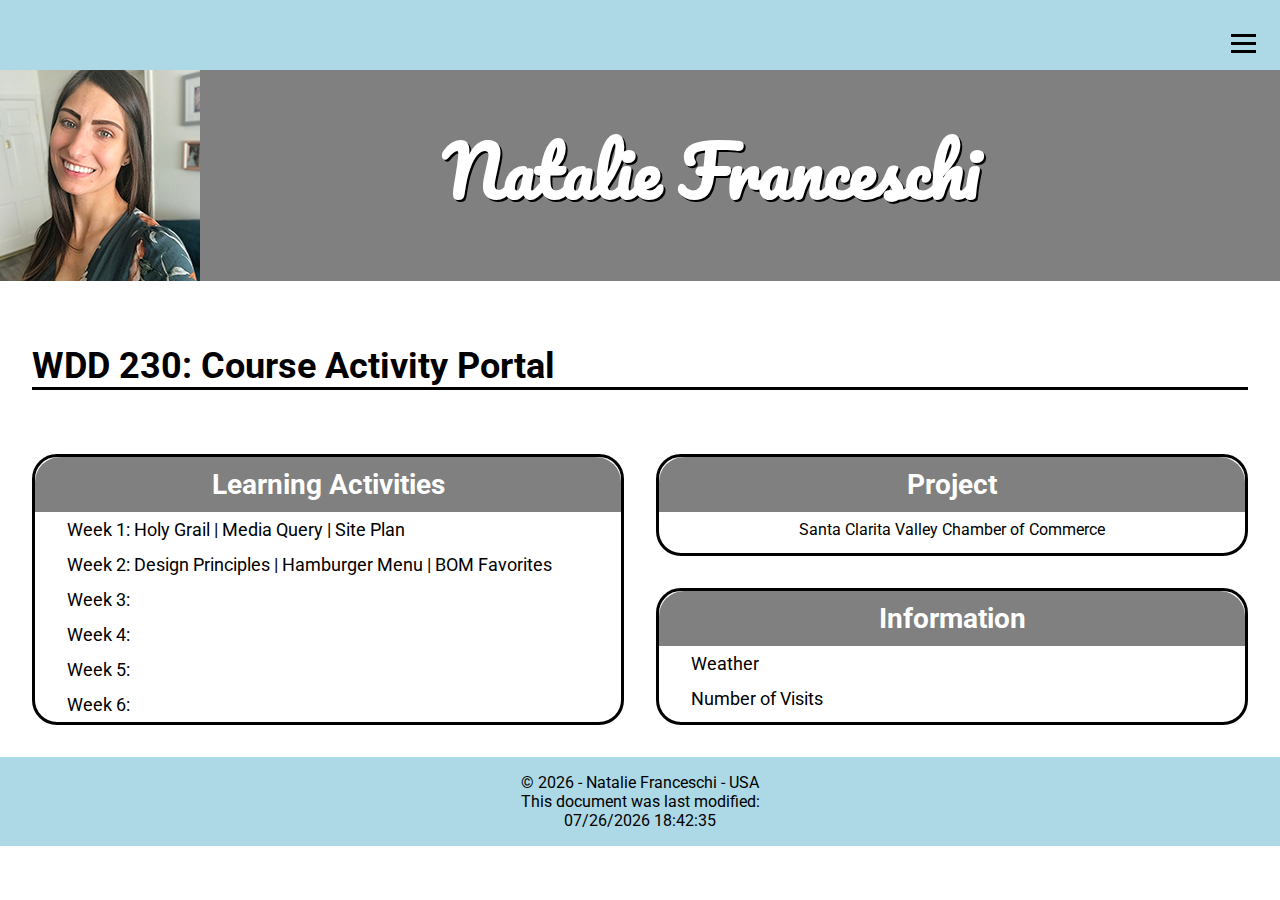
<file: index.html>
<!DOCTYPE html>
<html lang="en">
<head>
    <meta charset="UTF-8">
    <meta http-equiv="X-UA-Compatible" content="IE=edge">
    <meta name="viewport" content="width=device-width, initial-scale=1.0">
    <meta name="WDD230 - Natalie Franceschi" content="Course Assignment Portal">
    <title>WDD 230 - Portal - Natalie Franceschi</title>
    <link rel="preconnect" href="https://fonts.googleapis.com"> 
    <link rel="preconnect" href="https://fonts.gstatic.com" crossorigin> 
    <link href="https://fonts.googleapis.com/css2?family=Pacifico&family=Roboto&display=swap" rel="stylesheet">
    <link rel="stylesheet" href="styles/base.css">
    <link rel="stylesheet" href="styles/larger.css">
    <link rel="icon" href="favicon.ico">
    <meta property="og:title" content="Natalie Franceschi Student Page WDD230">
    <meta property="og:url" content="https://natafran.github.io/wdd230/index.html">
    <meta property="og:description" content="Student homepage for assignments submitted by Natalie Franceschi in Course WDD230.">
    <meta property="og:image" content="https://i0.wp.com/scvnews.com/wp-content/uploads/2011/12/citylogo_seal.jpg">
    <meta property="og:type" content="website">
    <link rel="canonical" href="https://natafran.github.io/wdd230/index.html">

</head>
<body>
    <nav class ="navbar">
        <ul class="nav-menu">
            <li class="nav-item">
                <a href="https://www.linkedin.com/in/natalie-franceschi/" class="nav-link">LinkedIn</a>
            </li>
            <li class="nav-item">
                <a href="https://www.byui.edu" class="nav-link">BYU-Idaho</a>
            </li>
        </ul>
        <div class="hamburger">
            <span class="bar"></span>
            <span class="bar"></span>
            <span class="bar"></span>
        </div>
    </nav>
    <header>
        <img class="profile" src="images/profile-pic.jpg" alt="Student photo">
        <h1>Natalie Franceschi</h1>
    </header>
    <main class="main-grid">
        <h2>WDD 230: Course Activity Portal</h2>
        <section class="card" id="learning-card">
            <h3>Learning Activities</h3>
            <ul class="card-menu"> 
                <li>Week 1: <a href="https://natafran.github.io/wdd230/week01/holygrail.html"> Holy Grail</a> | <a href="https://natafran.github.io/wdd230/week01/media-query.html">Media Query</a> | <a href="https://natafran.github.io/wdd230/week01/chamber-site-plan.html">Site Plan</a></li>
                <li>Week 2: <a href="https://natafran.github.io/wdd230/week02/design.html"> Design Principles</a> | <a href="https://codepen.io/natafran/pen/ExpXpQQ">Hamburger Menu</a> | <a href="https://natafran.github.io/wdd230/week02/bom.html">BOM Favorites</a></li>
                <li>Week 3:</li>
                <li>Week 4:</li>
                <li>Week 5:</li>
                <li>Week 6:</li>
            </ul>
        </section>
        <section class="card" id="project-card">
            <h3>Project</h3>
            <a href="https://natafran.github.io/wdd230/week01/chamber-site-plan.html">Santa Clarita Valley Chamber of Commerce</a>
        </section>
        <section class="card" id="information-card">
            <h3>Information</h3>
            <ul class="card-menu">
                <li>Weather</li>
                <li>Number of Visits</li>
            </ul>
        </section>
    </main>
    <footer>
        <p>&copy; <span id="copyrightYear"></span> - Natalie Franceschi - USA</p>
        <p class="highlight">This document was last modified:</p>
        <p id="lastModified"></p>
    </footer>
<script src="scripts/getDates.js"></script>
</body>
</html>
</file>
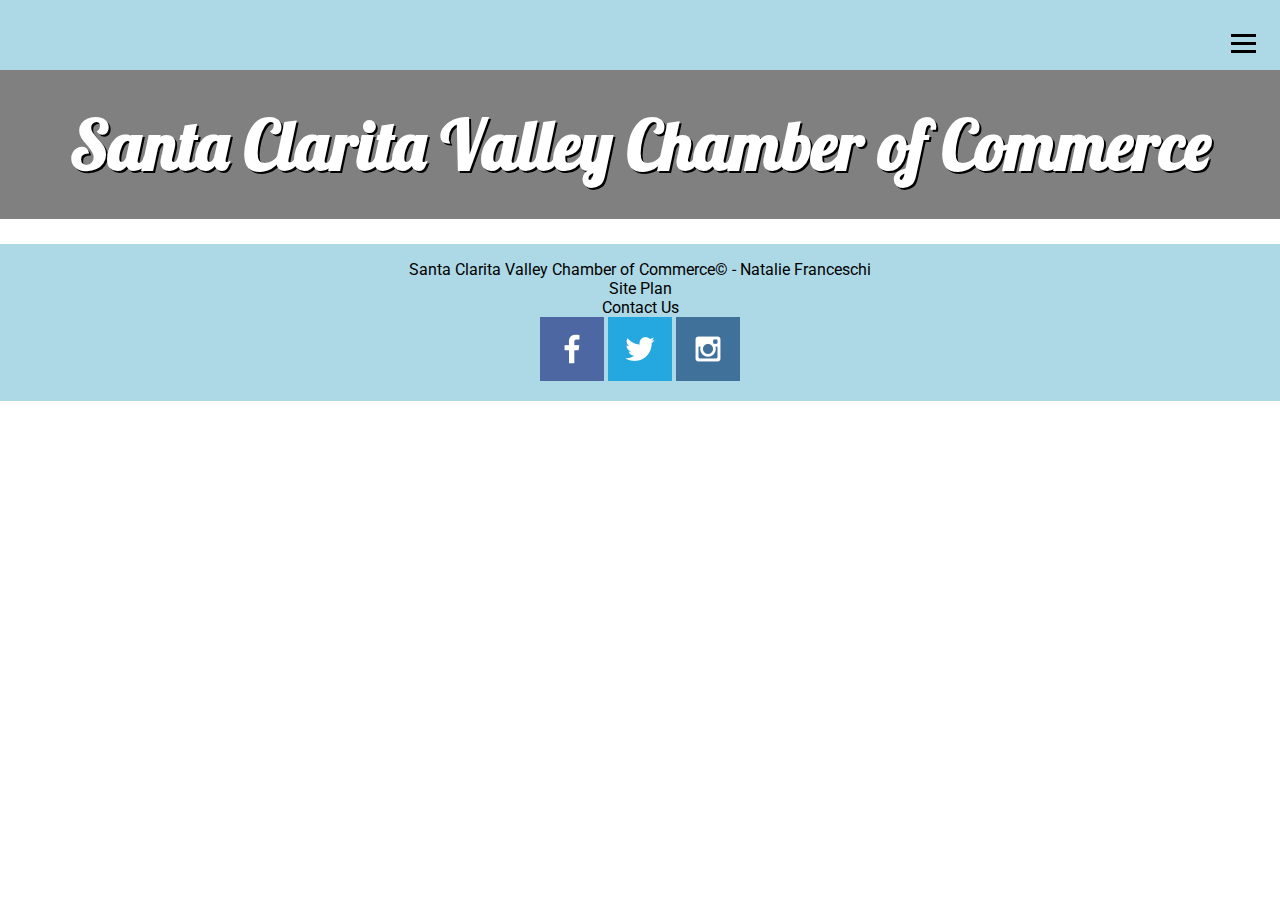
<file: chamber/chamber.html>
<!DOCTYPE html>
<html lang="en">
<head>
    <meta charset="UTF-8">
    <meta http-equiv="X-UA-Compatible" content="IE=edge">
    <meta name="viewport" content="width=device-width, initial-scale=1.0">
    <title>SCV | Chamber of Commerce</title>
    <link rel="preconnect" href="https://fonts.googleapis.com"> 
    <link rel="preconnect" href="https://fonts.gstatic.com" crossorigin> 
    <link href="https://fonts.googleapis.com/css2?family=Bebas+Neue&family=Lobster&family=Roboto&display=swap" rel="stylesheet">
    <link rel="stylesheet" href="styles/base.css">
    <link rel="stylesheet" href="styles/larger.css">
    <link rel="icon" href="favicon.ico">
    <meta property="og:title" content="Natalie Franceschi Student Page WDD230">
    <meta property="og:url" content="https://natafran.github.io/wdd230/index.html">
    <meta property="og:description" content="Visit the Santa Clarita Valley Chamber of Commerce">
    <meta property="og:image" content="https://i0.wp.com/scvnews.com/wp-content/uploads/2011/12/citylogo_seal.jpg">
    <meta property="og:type" content="website">
    <link rel="canonical" href="https://natafran.github.io/wdd230/index.html">
</head>
<body>
    <nav class ="navbar">
        <ul class="nav-menu">
            <li class="nav-item">
                <a href="https://natafran.github.io/chamber/chamber.html" class="nav-link">Home</a>
            </li>
            <li class="nav-item">
                <a href="#" class="nav-link">Discovery</a>
            </li>
            <li class="nav-item">
                <a href="#" class="nav-link">Directory</a>
            </li>
            <li class="nav-item">
                <a href="#" class="nav-link">Join</a>
            </li>
        </ul>
        <div class="hamburger">
            <span class="bar"></span>
            <span class="bar"></span>
            <span class="bar"></span>
        </div>
    </nav>
    <header>
        <h1>Santa Clarita Valley Chamber of Commerce</h1>
    </header>
    <main>
        

    </main>
    <footer>
        <p>Santa Clarita Valley Chamber of Commerce&copy; <span id="copyrightYear"></span> - Natalie Franceschi</p>
        <p><a href="https://natafran.github.io/wdd230/week01/chamber-site-plan.html">Site Plan</a></p>
        <p><a href="contactus.html">Contact Us</a></p>
        <div class="social">
            <a href="https://facebook.com" target="_blank">
                <img src="images/facebook.png" alt="fb icon">
            </a>
            <a href="https://twitter.com" target="_blank">
                <img src="images/twitter.png" alt="twitter icon">
            </a>
            <a href="https://instagram.com" target="_blank">
                <img src="images/instagram.png" alt="instagram icon">
            </a>
        </div>

    </footer>
<script src="scripts/chamber.js"></script> 
</body>
</html>
</file>
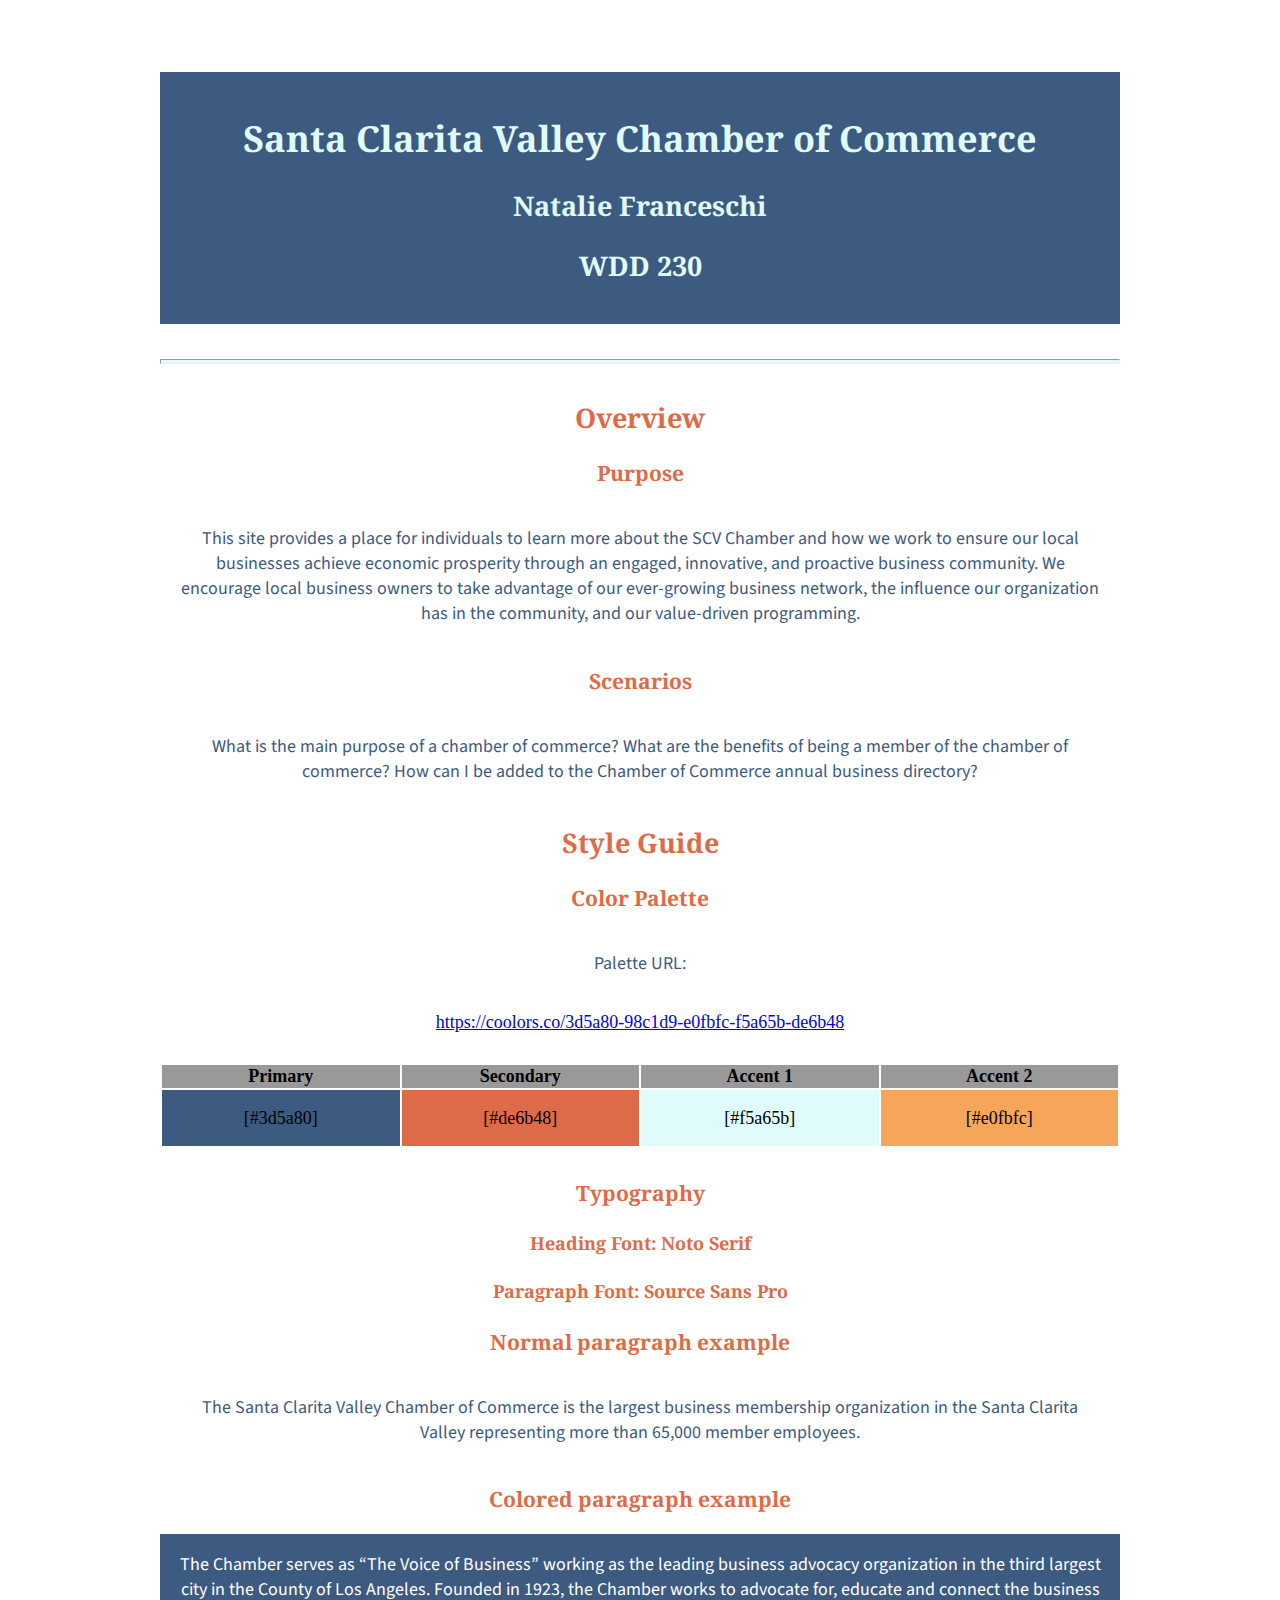
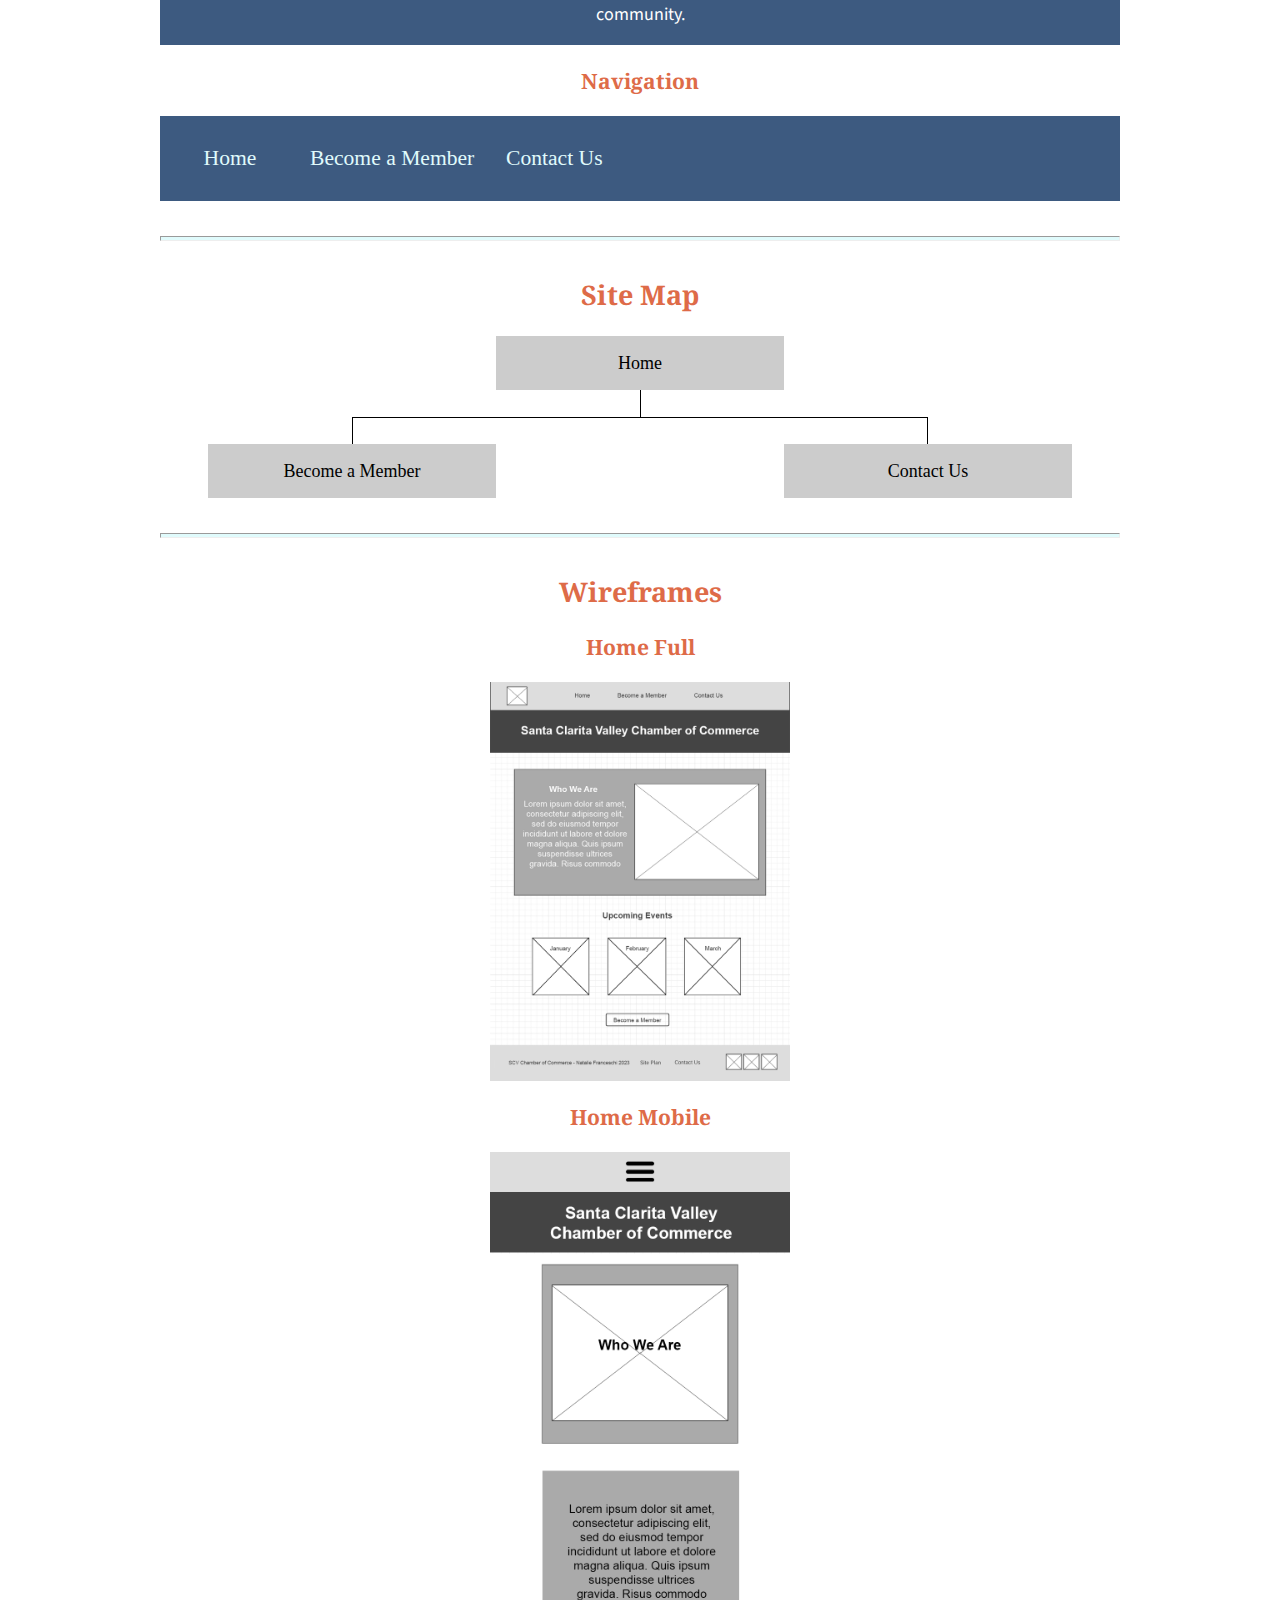
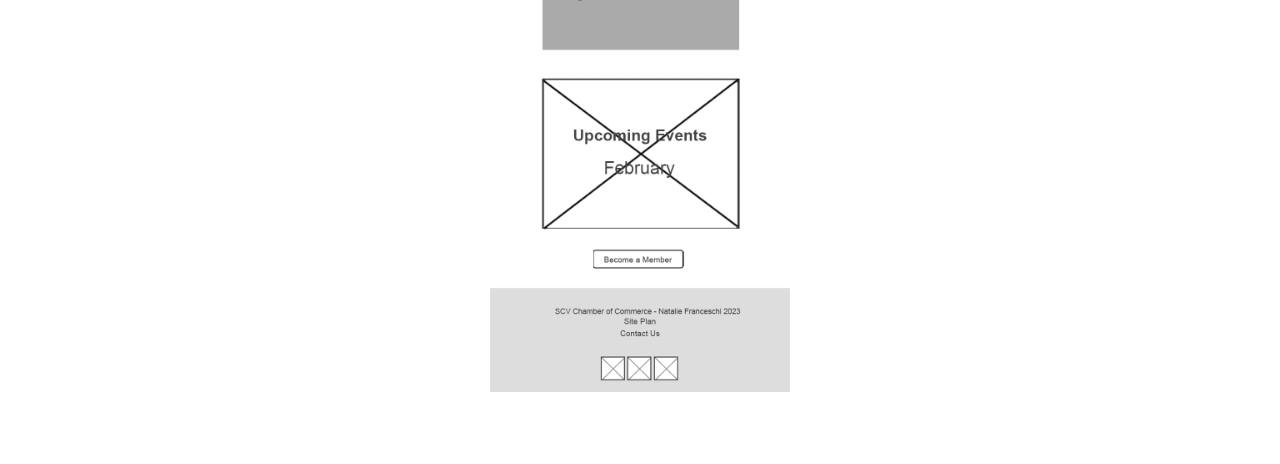
<file: week01/chamber-site-plan.html>
<!DOCTYPE html>
<html lang="en">
<head>
    <meta charset="UTF-8">
    <meta http-equiv="X-UA-Compatible" content="IE=edge">
    <meta name="viewport" content="width=device-width, initial-scale=1.0">
    <title>SCV | Chamber of Commerce </title>
    <link type="text/css" rel="stylesheet" href="styles/chamber.css" />
</head>
<body>
  <header>
    <h1>Santa Clarita Valley Chamber of Commerce</h1>
    <h2>Natalie Franceschi</h2>
    <h2>WDD 230</h2>
  </header>
  <main>

    <hr />
    <h2>Overview</h2>
    <h3>Purpose</h3>
    <p>This site provides a place for individuals to learn more about the SCV Chamber and how we work to ensure our local businesses achieve economic prosperity through an engaged, innovative, and proactive business community.
        We encourage local business owners to take advantage of our ever-growing business network, the influence our organization has in the community, and our value-driven programming.</p>


    <h3>Scenarios</h3>
    <p>What is the main purpose of a chamber of commerce?
        What are the benefits of being a member of the chamber of commerce?
        How can I be added to the Chamber of Commerce annual business directory?
    </p>

    
    <h2>Style Guide</h2>

    <h3>Color Palette</h3>
    
    <p>Palette URL:</p>
    <a href="https://coolors.co/3d5a80-98c1d9-e0fbfc-f5a65b-de6b48"
      target="_blank"> https://coolors.co/3d5a80-98c1d9-e0fbfc-f5a65b-de6b48</a>

    <table class="colors">
      <tr>
        <th>Primary</th>
        <th>Secondary</th>
        <th>Accent 1</th>
        <th>Accent 2</th>
      </tr>
      
      <tr>
        <td class="primary">[#3d5a80]</td>
        <td class="secondary">[#de6b48]</td>
        <td class="accent1">[#f5a65b]</td>
        <td class="accent2">[#e0fbfc]</td>

      </tr>
    </table>

    <h3>Typography</h3>

    <h4>
      Heading Font: Noto Serif

    </h4>
    <h4>
      Paragraph Font: Source Sans Pro

    </h4>
    <h3>Normal paragraph example</h3>
    <p>
      The Santa Clarita Valley Chamber of Commerce is the largest business membership 
      organization in the Santa Clarita Valley representing more than 65,000 member employees.
    </p>
    <h3>Colored paragraph example</h3>
    <p class="colored">
        The Chamber serves as “The Voice of Business” working as the leading business 
        advocacy organization in the third largest city in the County of Los Angeles.  
        Founded in 1923, the Chamber works to advocate for, educate and connect the 
        business community.
    </p>

    <h3>Navigation</h3>
   
    <nav>
      <a href="#">Home</a>
      <a href="#">Become a Member</a>
      <a href="#">Contact Us</a>
    </nav>
    <hr />
    <h2>Site Map</h2>
    <div class="sitemap">
      <div class="sm-home">Home</div>
      <div class="sm-page2">Become a Member</div>
      <div class="sm-page3">Contact Us</div>

      <div class="top">&nbsp;</div>
      <div class="left">&nbsp;</div>
      <div class="right">&nbsp;</div>
    </div>
    <hr />
    <h2>Wireframes</h2>

    <h3>Home Full</h3>

    <img src="images/chamber-home-wireframe.png" alt="home page wireframe" />

    <h3>Home Mobile</h3>

    <img src="images/chamber-home-mobile-wireframe.png" alt="home page mobile wireframe" />


  </main>
</body>
</html>
</file>
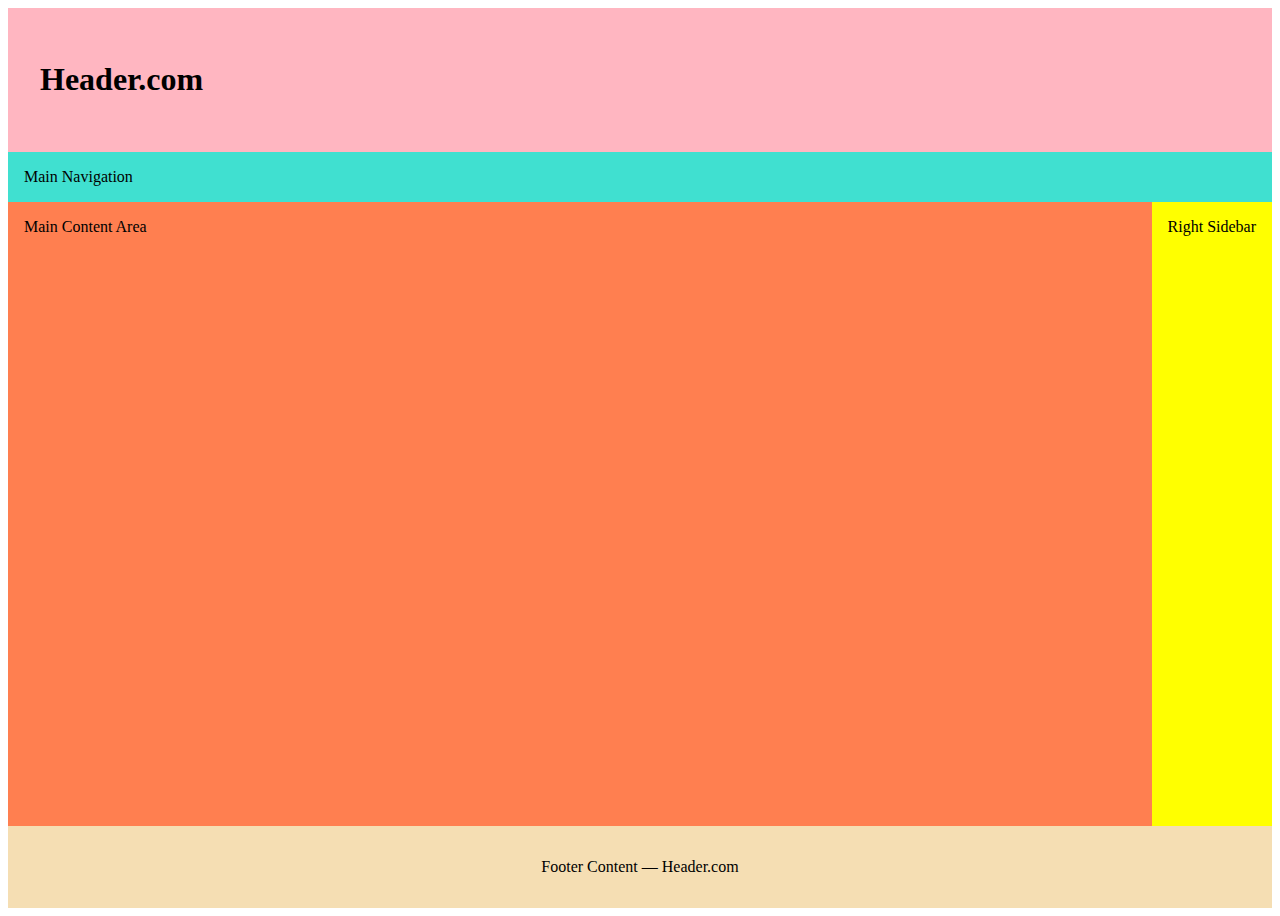
<file: week01/holygrail.html>
<!DOCTYPE html>
<html lang="en">
<head>
    <meta charset="UTF-8">
    <meta http-equiv="X-UA-Compatible" content="IE=edge">
    <meta name="viewport" content="width=device-width, initial-scale=1.0">
    <title>Holy Grail</title>
    <link rel="stylesheet" href="styles/style.css">
</head>
<body>
    <header>
        <h1 contenteditable>Header.com</h1>
      </header>
      <nav>Main Navigation</nav>
      <main contenteditable>Main Content Area</main>
      <div class="right-sidebar" contenteditable>Right Sidebar</div>
      <footer contenteditable>Footer Content — Header.com</footer>
</body>
</html>
</file>
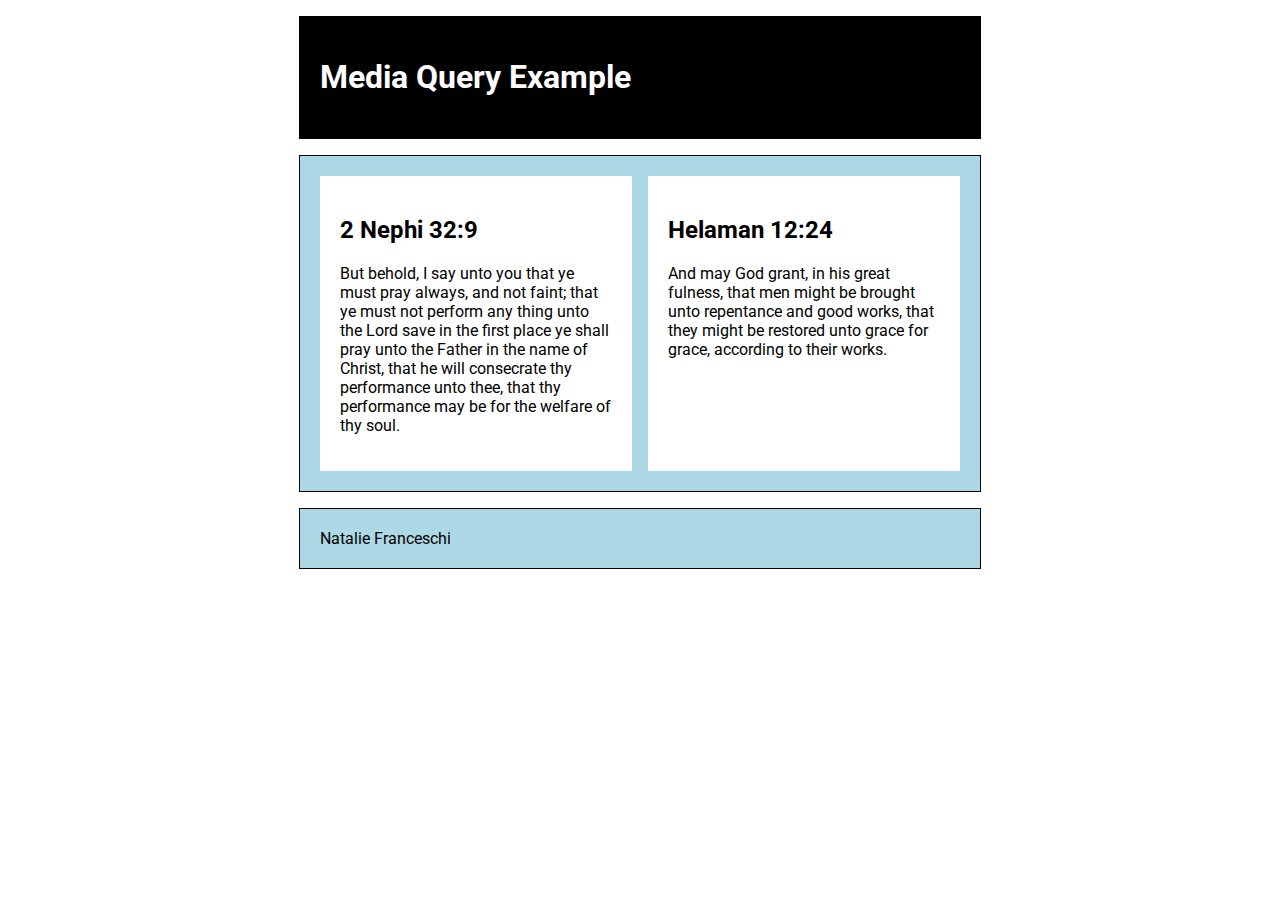
<file: week01/media-query.html>
<head>
    <meta charset="utf-8">
    <meta name="viewport" content="width=device-width, initial-scale=1.0">
    <title>WDD 230 - Media Query Example</title>
    <meta name="description" content="Media query learning activity example page.">
    <meta name="author" content="Natalie Franceschi">
    <link rel="preconnect" href="https://fonts.googleapis.com">
    <link rel="preconnect" href="https://fonts.gstatic.com" crossorigin>
    <link href="https://fonts.googleapis.com/css2?family=Roboto&display=swap" rel="stylesheet">
    <link rel="stylesheet" href="styles/media-query.css">
    <link rel="stylesheet" href="styles/media-query-large.css">
  </head>
  <body>
    <header>
        <h1>Media Query Example</h1>
      </header>
      <main>
        <section>
          <h2>2 Nephi 32:9</h2>
          <p>But behold, I say unto you that ye must pray always, and not faint; that ye must not perform any thing unto the Lord save in the first place ye shall pray unto the Father in the name of Christ, that he will consecrate thy performance unto thee, that thy performance may be for the welfare of thy soul.</p>
        </section>
        <section>
          <h2>Helaman 12:24</h2>
          <p>And may God grant, in his great fulness, that men might be brought unto repentance and good works, that they might be restored unto grace for grace, according to their works.</p>
        </section>
      </main>
      <footer>
        Natalie Franceschi
      </footer>
  </body>
</file>
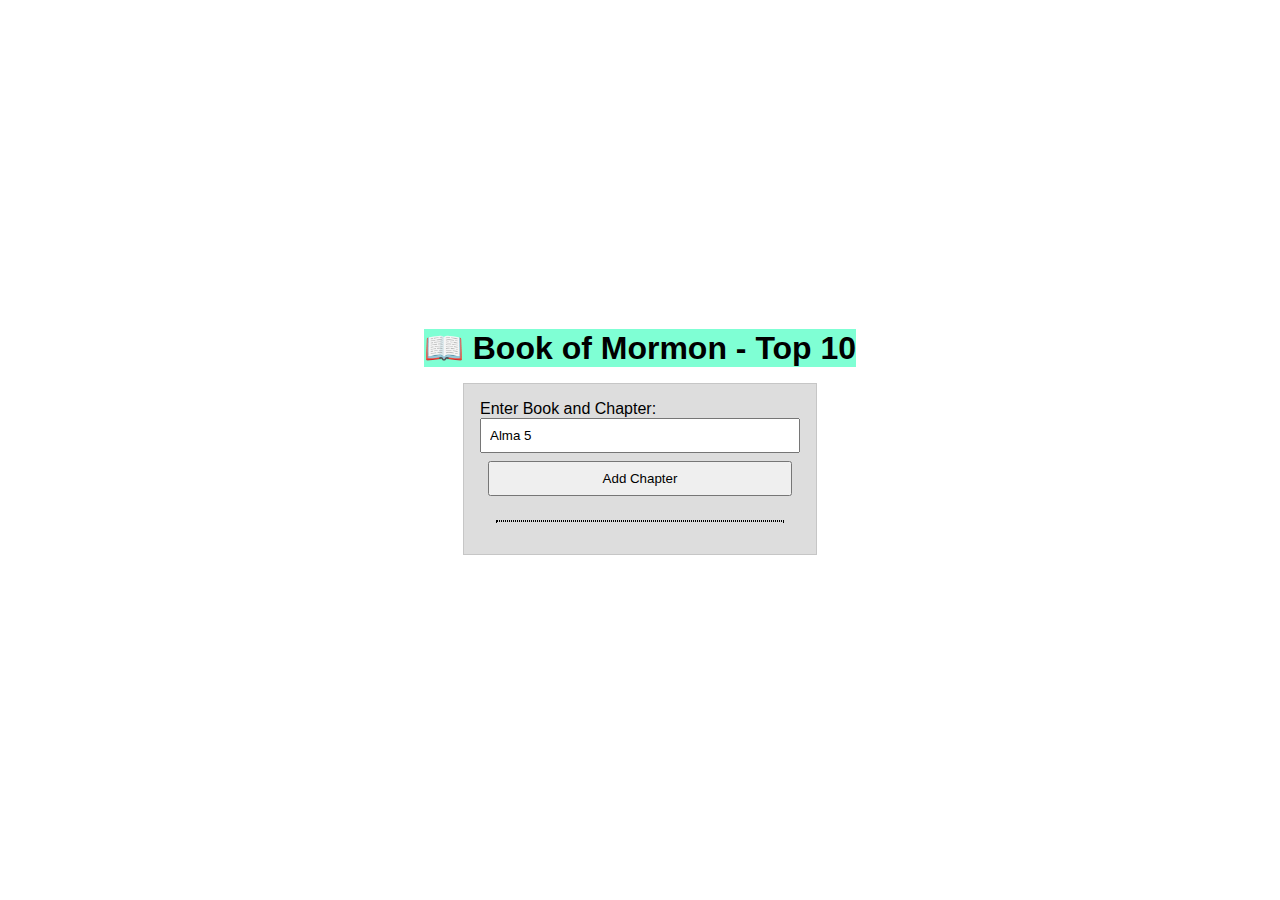
<file: week02/bom.html>
<!DOCTYPE html>
<html lang="en">
<head>
    <meta charset="UTF-8">
    <meta http-equiv="X-UA-Compatible" content="IE=edge">
    <meta name="viewport" content="width=device-width, initial-scale=1.0">
    <title>Book of Mormon Activity</title>
    <link rel="stylesheet" href="styles/bom.css">
</head>
<body>
    <h1>📖 Book of Mormon - Top 10</h1>
    <main>
        <label for="favchap">Enter Book and Chapter: </label>
        <input type="text" id="favchap" placeholder="Alma 5" value="Alma 5">
        <button type="submit">Add Chapter</button>
        <ul id="list"></ul>
    </main>
<script src="scripts/bom_scripts.js"></script>    
</body>
</html>
</file>
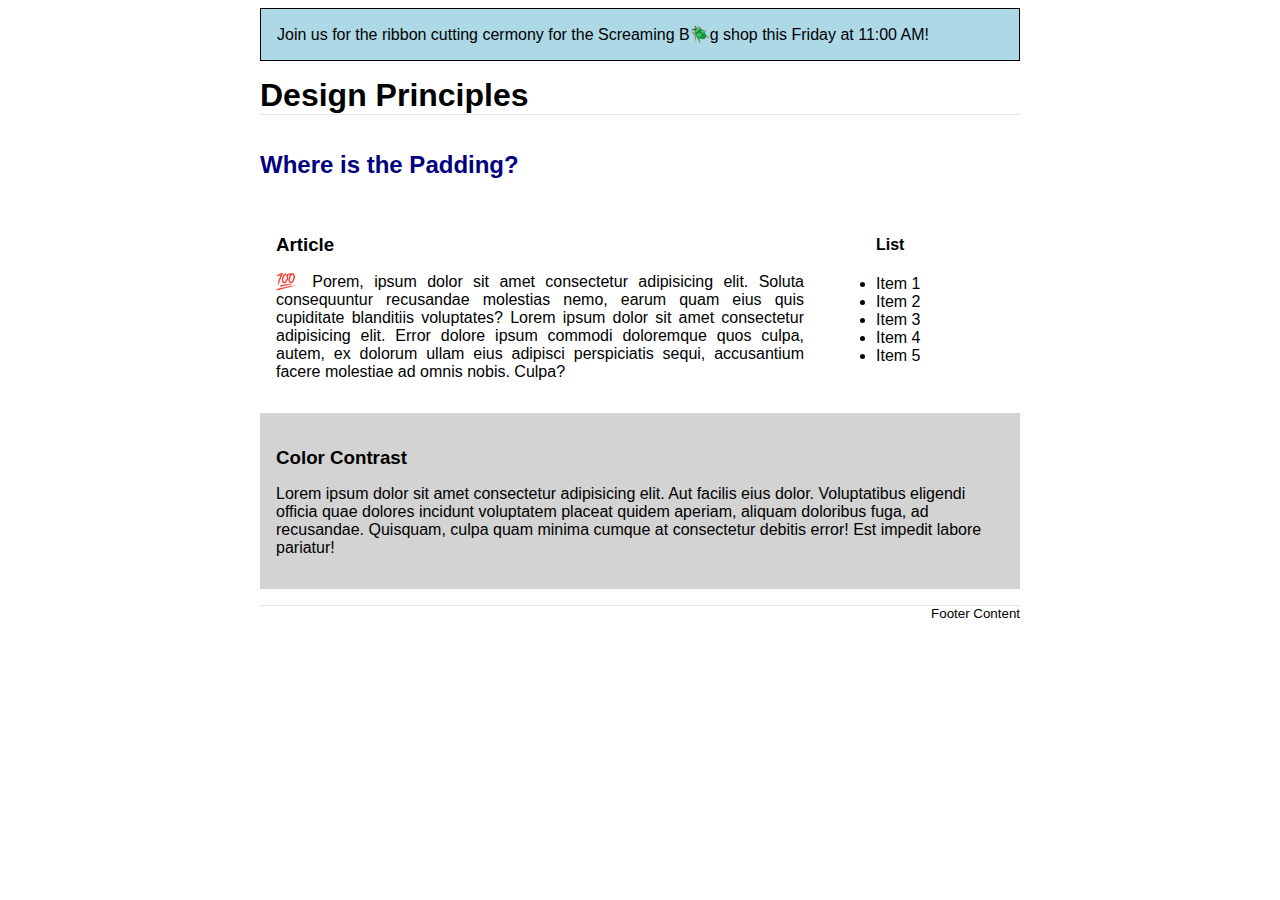
<file: week02/design.html>
<!DOCTYPE html>
<html lang="en">
<head>
    <meta charset="UTF-8">
    <meta http-equiv="X-UA-Compatible" content="IE=edge">
    <meta name="viewport" content="width=device-width, initial-scale=1.0">
    <title>Document</title>
    <link rel="stylesheet" href="styles/design.css">
</head>
<body>
    <header>
        <div class="banner">Join us for the ribbon cutting cermony for the Screaming B🪲g shop this Friday at 11:00 AM!</div>
        <h1>Design Principles</h1>
    </header>
    <main>
        <h2>Where is the Padding?</h2>
        <section>
            <h3>Article</h3>
            <article>
                <p>💯 Porem, ipsum dolor sit amet consectetur adipisicing elit. Soluta consequuntur recusandae molestias nemo, earum quam eius quis cupiditate blanditiis voluptates? Lorem ipsum dolor sit amet consectetur adipisicing elit. Error dolore ipsum commodi doloremque quos culpa, autem, ex dolorum ullam eius adipisci perspiciatis sequi, accusantium facere molestiae ad omnis nobis. Culpa?</p>
            </article>
        </section>
        <section>
            <h4>List</h4>
            <ul>
                <li>Item 1</li>
                <li>Item 2</li>
                <li>Item 3</li>
                <li>Item 4</li>
                <li>Item 5</li>
            </ul>
        </section>
        <div class="callout">
            <h3>Color Contrast</h3>
            <p>Lorem ipsum dolor sit amet consectetur adipisicing elit. Aut facilis eius dolor. Voluptatibus eligendi officia quae dolores incidunt voluptatem placeat quidem aperiam, aliquam doloribus fuga, ad recusandae. Quisquam, culpa quam minima cumque at consectetur debitis error! Est impedit labore pariatur!</p>
        </div>
    </main>
    <footer>
        Footer Content
    </footer>
    
</body>
</html>
</file>
<file: styles/base.css>
@import url('https://fonts.googleapis.com/css2?family=Pacifico&family=Roboto&display=swap');

/* @import url('https://fonts.googleapis.com/css2?family=Kodchasan:ital@1&family=Pacifico&display=swap');  */
*{
    padding: 0;
    margin: 0;
    box-sizing: border-box;

}
.main-grid {
    margin: 2rem;
    display: block;
    height: auto;
}
body {
    font-family: 'Roboto', 'Helvetica';
}

nav{
    display: flex;
    flex-direction: column;
    gap: 8px;
    text-align:center;
    background-color: lightblue;
}

nav a {
    padding-top:1rem;
    padding-right: 3rem;
    color: black;
    text-decoration: none;
}
nav a:hover {
    background-color: lightgray;
    color: black;
    text-decoration: underline;
    padding-left: 10px;
    padding-right: 10px;
}


header {
    display: grid;
    background-color: grey;
    color: black;
}

li {
    list-style: none;
}
a{
    color:black;
    text-decoration: none;
}
.navbar{
    min-height: 70px;
    display: flex;
    justify-content: space-between;
    align-items: center;
    padding: 0 24px;
}
/* .nav-menu{
    display: flex;
    justify-content: space-between;
    align-items: center;
    gap: 60px;

} */
.nav-link{
    transition: 0.5s ease;
}
.nav-link:hover {
    color: purple;
}
/* .hamburger{
    display:none;
    cursor:pointer;
} */
.bar{
    display:block;
    width: 25px;
    height:3px;
    margin:5px auto;
    -webkit-transition: all 0.3s ease-in-out;
    transition: all 0.3s ease-in-out;
    background-color: black;
}
.hamburger{
    margin-top: 1rem;
    display:block;

}
.hamburger.active .bar:nth-child(2){
    opacity: 0;
}
.hamburger.active .bar:nth-child(1){
    transform: translateY(8px) rotate(45deg);
}
.hamburger.active .bar:nth-child(3){
    transform: translateY(-8px) rotate(-45deg);
}
.nav-menu{
    position:fixed;
    left: -100%;
    top: 70px;
    gap:0;
    flex-direction: column;
    background-color:lightblue;
    width:100%;
    text-align:center;
    transition: 0.3s;

}
.nav-item{
    margin:16px 0;

}
.nav-menu.active{
    left: 0;

}

.profile {
    grid-column: 1/2;
}

h1 {
    margin-top: 2.5rem;
    color:white;
    grid-column: 2/4;
    font-family: 'Pacifico', 'Georgia', 'Garamond';
    font-size: 42px;
    text-shadow: 2px 2px black;
    padding-left: 1rem;
}
h2{
    margin-top:2rem;
    margin-bottom:2rem;
    text-align: left;
    border-bottom-style: solid;
    font-family: 'Roboto', 'Helvetica';
    font-size: 36px;
    grid-column: 2/4;
    grid-row: 1/2;

}
h3{
    margin-top: auto;
    border-top-left-radius: 25px;
    border-top-right-radius: 25px;
    text-align: center;
    font-family: 'Roboto', 'Helvetica';
    background-color:grey;
    color: white;
    font-size: 28px;
    padding: 10px;
}
.card{
    border-radius: 25px;
    border-style: solid;
    font-size: 18px;
    line-height: 35px;
}
.card-menu{
    margin-left: 2rem;
}

#learning-card {
    grid-column: 2/3;
    grid-row: 2/4;
}
#project-card {
    grid-column: 3/4;
    grid-row: 2/3;
    font-size: 16px;
    text-align: center;
}
#information-card {
    grid-column: 3/4;
    grid-row: 3/4;    
}

footer{
    margin-top: 2rem;
    padding: 1rem;
    background-color:lightblue;
    text-align: center;
    font-family: 'Roboto', 'Helvetica';
}








/* @import url('https://fonts.googleapis.com/css2?family=Kodchasan:ital@1&family=Pacifico&display=swap');    
.main-grid {
    display: block;
    height: auto;
}
body {
    font-family: 'Kodchasan', 'Helvetica';
}

nav{
    display: flex;
    flex-direction: column;
    gap: 8px;
    text-align:center;
    background-color: lightblue;
}

nav a {
    padding-top:1rem;
    padding-right: 3rem;
    color: black;
    text-decoration: none;
}
nav a:hover {
    background-color: lightgray;
    color: black;
    text-decoration: underline;
    padding-left: 10px;
    padding-right: 10px;
}
/* nav{
    margin: 0 auto;
    background-color: lightblue;
}
.navigation {
    list-style: none;
    margin: 0;
    padding: 0;
}
.navigation li:first-child {
    display: block;
} */

/* .navigation li {
    display: none;
} */

/* .navigation a {
    display:block;
    padding:0.75rem;
    text-align: left;
    padding-top:1rem;
    padding-right: 3rem;
    color: black;
    text-decoration: none;
    transition: 0.5s;
} */
/* .menu::before {
  
    font-size:2rem;
} */
/* .navigation a:hover, .navigation a:active {
    background-color: lightgray;
    color: black;
    text-decoration: underline;
    padding-left: 10px;
    padding-right: 10px;
} */

/* header {
    display: grid;
    grid-template-columns: 1fr 2fr;
    background-color: grey;
    color: black;
}

.profile {
    grid-column: 1/2;
}
.hamburger{
    align-self:center;
    width:50px;
}

h1 {
    color:white;
    grid-column: 2/4;
    font-family: 'Pacifico', 'Georgia', 'Garamond';
    font-size: 42px;
    text-shadow: 2px 2px black;
    padding-left: 1rem;
}
h2{
    text-align: left;
    border-bottom-style: solid;
    font-family: 'Kodchasan', 'Helvetica';
    font-size: 36px;
    grid-column: 2/4;
    grid-row: 1/2;

}
h3{
    margin-top: auto;
    border-top-left-radius: 25px;
    border-top-right-radius: 25px;
    text-align: center;
    font-family: 'Kodchasan', 'Helvetica';
    background-color:grey;
    color: white;
    font-size: 28px;
    padding: 10px;
}
.card{
    border-radius: 25px;
    border-style: solid;
    font-size: 18px;
    line-height: 35px;
}
#learning-card {
    grid-column: 2/3;
    grid-row: 2/4;
}
#project-card {
    grid-column: 3/4;
    grid-row: 2/3;
    font-size: 16px;
    text-align: center;
}
#information-card {
    grid-column: 3/4;
    grid-row: 3/4;    
}

li {
    list-style: none;
}

footer{
    margin-top: 25px;
    padding: 1rem;
    background-color:lightblue;
    text-align: center;
    font-family: 'Kodchasan', 'Helvetica';
} */
</file>
<file: styles/larger.css>
@import url('https://fonts.googleapis.com/css2?family=Pacifico&family=Roboto&display=swap');

/* @import url('https://fonts.googleapis.com/css2?family=Kodchasan:ital@1&family=Pacifico&display=swap'); */
@media only screen and (min-width: 600px){
    .main-grid {
        margin: 2rem;
        display: grid;
        grid-template-columns: 1fr 1fr;
        gap: 2rem;
    }
    body {
        font-family: 'Roboto', 'Helvetica';
    }

    nav{
        display: flex;
        flex-direction: row-reverse;
        padding: 2rem;
        background-color: lightblue;
    }
   
    nav a {
        padding-top:1rem;
        padding-right: 3rem;
        color: black;
        text-decoration: none;
    }
    nav a:hover {
        background-color: lightgray;
        color: black;
        text-decoration: underline;
        padding-left: 10px;
        padding-right: 10px;
    }

    header {
        display: grid;
        grid-template-columns: 1fr 2fr;
        background-color: grey;
        color: black;
    }

    .profile {
        grid-column: 1/2;
    }
 

    h1 {
        color:white;
        grid-column: 2/4;
        font-family: 'Pacifico', 'Georgia', 'Garamond';
        font-size: 68px;
        text-shadow: 2px 2px black;
    }
    main h2{
        text-align: left;
        border-bottom-style: solid;
        font-family: 'Roboto', 'Helvetica';
        font-size: 36px;
        grid-column: 1 / span 2;
    

    }
    h3{
        margin-top: auto;
        border-top-left-radius: 25px;
        border-top-right-radius: 25px;
        text-align: center;
        font-family: 'Roboto', 'Helvetica';
        background-color:grey;
        color: white;
        font-size: 28px;
        padding: 10px;
    }
    .card{
        border-radius: 25px;
        border-style: solid;
        font-size: 18px;
        line-height: 35px;
    }
    #learning-card {
        grid-column: 1/2;
        grid-row: 2/4;
    }
    #project-card {
        grid-column: 2/3;
        grid-row: 2/3;
        font-size: 16px;
        text-align: center;
    }
    #information-card {
        grid-column: 2/3;
        grid-row: 3/4;    
    }
    li {
        list-style: none;
    
    }
  

    footer{
        margin-top: 25px;
        padding: 1rem;
        background-color:lightblue;
        text-align: center;
        font-family: 'Roboto', 'Helvetica';
    }
}
</file>
<file: chamber/styles/base.css>
@import url('https://fonts.googleapis.com/css2?family=Bebas+Neue&family=Lobster&family=Roboto&display=swap');

*{
    padding: 0;
    margin: 0;
    box-sizing: border-box;

}
.main-grid {
    margin: 2rem;
    display: block;
    height: auto;
}
body {
    font-family: 'Roboto', 'Helvetica';
}

nav{
    display: flex;
    flex-direction: column;
    gap: 8px;
    text-align:center;
    background-color: lightblue;
}

nav a {
    padding-top:1rem;
    padding-right: 3rem;
    color: black;
    text-decoration: none;
}
nav a:hover {
    background-color: lightgray;
    color: black;
    text-decoration: underline;
    padding-left: 10px;
    padding-right: 10px;
}


header {
    justify-content: space-around;
    background-color: grey;
    color: black;
}

li {
    list-style: none;
}
a{
    color:black;
    text-decoration: none;
}
.navbar{
    min-height: 70px;
    display: flex;
    justify-content: space-between;
    align-items: center;
    padding: 0 24px;
}
/* .nav-menu{
    display: flex;
    justify-content: space-between;
    align-items: center;
    gap: 60px;

} */
.nav-link{
    transition: 0.5s ease;
}
.nav-link:hover {
    color: purple;
}
/* .hamburger{
    display:none;
    cursor:pointer;
} */
.bar{
    display:block;
    width: 25px;
    height:3px;
    margin:5px auto;
    -webkit-transition: all 0.3s ease-in-out;
    transition: all 0.3s ease-in-out;
    background-color: black;
}
.hamburger{
    margin-top: 1rem;
    display:block;

}
.hamburger.active .bar:nth-child(2){
    opacity: 0;
}
.hamburger.active .bar:nth-child(1){
    transform: translateY(8px) rotate(45deg);
}
.hamburger.active .bar:nth-child(3){
    transform: translateY(-8px) rotate(-45deg);
}
.nav-menu{
    position:fixed;
    left: -100%;
    top: 70px;
    gap:0;
    flex-direction: column;
    background-color:lightblue;
    width:100%;
    text-align:center;
    transition: 0.3s;

}
.nav-item{
    margin:16px 0;

}
.nav-menu.active{
    left: 0;

}

.profile {
    grid-column: 1/2;
}

h1 {
    padding-top:1rem;
    padding-bottom:1rem;
    text-align: center;
    color:white;
    font-family: 'Lobster', 'Georgia', 'Garamond';
    font-size: 42px;
    text-shadow: 2px 2px black;
}
h2{
    margin-top:2rem;
    margin-bottom:2rem;
    text-align: left;
    border-bottom-style: solid;
    font-family: 'Roboto', 'Helvetica';
    font-size: 36px;
    grid-column: 2/4;
    grid-row: 1/2;

}
h3{
    margin-top: auto;
    border-top-left-radius: 25px;
    border-top-right-radius: 25px;
    text-align: center;
    font-family: 'Roboto', 'Helvetica';
    background-color:grey;
    color: white;
    font-size: 28px;
    padding: 10px;
}
.card{
    border-radius: 25px;
    border-style: solid;
    font-size: 18px;
    line-height: 35px;
}
.card-menu{
    margin-left: 2rem;
}

#learning-card {
    grid-column: 2/3;
    grid-row: 2/4;
}
#project-card {
    grid-column: 3/4;
    grid-row: 2/3;
    font-size: 16px;
    text-align: center;
}
#information-card {
    grid-column: 3/4;
    grid-row: 3/4;    
}

footer{
    margin-top: 2rem;
    padding: 1rem;
    background-color:lightblue;
    text-align: center;
    font-family: 'Roboto', 'Helvetica';
}








/* @import url('https://fonts.googleapis.com/css2?family=Kodchasan:ital@1&family=Pacifico&display=swap');    
.main-grid {
    display: block;
    height: auto;
}
body {
    font-family: 'Kodchasan', 'Helvetica';
}

nav{
    display: flex;
    flex-direction: column;
    gap: 8px;
    text-align:center;
    background-color: lightblue;
}

nav a {
    padding-top:1rem;
    padding-right: 3rem;
    color: black;
    text-decoration: none;
}
nav a:hover {
    background-color: lightgray;
    color: black;
    text-decoration: underline;
    padding-left: 10px;
    padding-right: 10px;
}
/* nav{
    margin: 0 auto;
    background-color: lightblue;
}
.navigation {
    list-style: none;
    margin: 0;
    padding: 0;
}
.navigation li:first-child {
    display: block;
} */

/* .navigation li {
    display: none;
} */

/* .navigation a {
    display:block;
    padding:0.75rem;
    text-align: left;
    padding-top:1rem;
    padding-right: 3rem;
    color: black;
    text-decoration: none;
    transition: 0.5s;
} */
/* .menu::before {
  
    font-size:2rem;
} */
/* .navigation a:hover, .navigation a:active {
    background-color: lightgray;
    color: black;
    text-decoration: underline;
    padding-left: 10px;
    padding-right: 10px;
} */

/* header {
    display: grid;
    grid-template-columns: 1fr 2fr;
    background-color: grey;
    color: black;
}

.profile {
    grid-column: 1/2;
}
.hamburger{
    align-self:center;
    width:50px;
}

h1 {
    color:white;
    grid-column: 2/4;
    font-family: 'Pacifico', 'Georgia', 'Garamond';
    font-size: 42px;
    text-shadow: 2px 2px black;
    padding-left: 1rem;
}
h2{
    text-align: left;
    border-bottom-style: solid;
    font-family: 'Kodchasan', 'Helvetica';
    font-size: 36px;
    grid-column: 2/4;
    grid-row: 1/2;

}
h3{
    margin-top: auto;
    border-top-left-radius: 25px;
    border-top-right-radius: 25px;
    text-align: center;
    font-family: 'Kodchasan', 'Helvetica';
    background-color:grey;
    color: white;
    font-size: 28px;
    padding: 10px;
}
.card{
    border-radius: 25px;
    border-style: solid;
    font-size: 18px;
    line-height: 35px;
}
#learning-card {
    grid-column: 2/3;
    grid-row: 2/4;
}
#project-card {
    grid-column: 3/4;
    grid-row: 2/3;
    font-size: 16px;
    text-align: center;
}
#information-card {
    grid-column: 3/4;
    grid-row: 3/4;    
}

li {
    list-style: none;
}

footer{
    margin-top: 25px;
    padding: 1rem;
    background-color:lightblue;
    text-align: center;
    font-family: 'Kodchasan', 'Helvetica';
} */
</file>
<file: chamber/styles/larger.css>
@import url('https://fonts.googleapis.com/css2?family=Bebas+Neue&family=Lobster&family=Roboto&display=swap');

/* @import url('https://fonts.googleapis.com/css2?family=Kodchasan:ital@1&family=Pacifico&display=swap'); */
@media only screen and (min-width: 600px){
    .main-grid {
        margin: 2rem;
        display: grid;
        grid-template-columns: 1fr 1fr;
        gap: 2rem;
    }
    body {
        font-family: 'Roboto', 'Helvetica';
    }

    nav{
        display: flex;
        flex-direction: row-reverse;
        padding: 2rem;
        background-color: lightblue;
    }
   
    nav a {
        padding-top:1rem;
        padding-right: 3rem;
        color: black;
        text-decoration: none;
    }
    nav a:hover {
        background-color: lightgray;
        color: black;
        text-decoration: underline;
        padding-left: 10px;
        padding-right: 10px;
    }

    header {
        padding-top:1rem;
        padding-bottom:1rem;
        background-color: grey;
        color: black;
    }

    .profile {
        grid-column: 1/2;
    }
 

    h1 {
        text-align: center;
        color:white;
        font-family: 'Lobster', 'Georgia', 'Garamond';
        font-size: 68px;
        text-shadow: 2px 2px black;
    }
    main h2{
        text-align: left;
        border-bottom-style: solid;
        font-family: 'Roboto', 'Helvetica';
        font-size: 36px;
        grid-column: 1 / span 2;
    

    }
    h3{
        margin-top: auto;
        border-top-left-radius: 25px;
        border-top-right-radius: 25px;
        text-align: center;
        font-family: 'Roboto', 'Helvetica';
        background-color:grey;
        color: white;
        font-size: 28px;
        padding: 10px;
    }
    .card{
        border-radius: 25px;
        border-style: solid;
        font-size: 18px;
        line-height: 35px;
    }
    #learning-card {
        grid-column: 1/2;
        grid-row: 2/4;
    }
    #project-card {
        grid-column: 2/3;
        grid-row: 2/3;
        font-size: 16px;
        text-align: center;
    }
    #information-card {
        grid-column: 2/3;
        grid-row: 3/4;    
    }
    li {
        list-style: none;
    
    }
  

    footer{
        margin-top: 25px;
        padding: 1rem;
        background-color:lightblue;
        text-align: center;
        font-family: 'Roboto', 'Helvetica';
    }
}
</file>
<file: week01/styles/chamber.css>
@import url('https://fonts.googleapis.com/css2?family=Noto+Serif:wght@700&family=Source+Sans+Pro&display=swap');


:root {
  --primary-color: #3d5a80   ;
  --secondary-color: #DE6B48 ;
  --accent1-color: #e0fbfc;
  --accent2-color: #f5a65b;

  --heading-font: "Noto Serif";
  --paragraph-font: "Source Sans Pro", Helvetica, Verdana;


  --headline-color-on-white: #de6b48;  
  --headline-color-on-color: #e0fbfc; 
  --paragraph-color-on-white: #3d5a80; 
  --paragraph-color-on-color: white; 
  --paragraph-background-color: #3d5a80;
  --nav-link-color: #e0fbfc;
  --nav-background-color: #3d5a80;
  --nav-hover-link-color: #e0fbfc;
  --nav-hover-background-color: #f5a65b;
}


body {
  max-width: 960px;
  margin: 0 auto;
  padding: 4em;
  font-size: 18px;
  text-align: center;
}
img {
  display: block;
  margin: 0 auto;
  max-width: 300px;
}
h1, h2, h3, h4, h5, h6 {
  font-family: var(--heading-font);
  color: var(--headline-color-on-white);
}
h2 {
  text-align: center;
}
hr {
  height: 3px;
  margin: 35px 0;
  background: var(--accent1-color);
}
header {
  padding: 1em;
  text-align: center;
  color: var(--headline-color-on-color);
  background-color: var(--paragraph-background-color);
}
header > h1, header > h2 {
  color: var(--headline-color-on-color);
}
p {
  font-family: var(--paragraph-font);
  color: var(--paragraph-color-on-white);
  padding: 1em;
}
.colors {
  width: 100%;
  min-width: 350px;
  margin: 30px auto;
  text-align: center;
}
.colors th {
  background-color: #999;
}
.colors td{
  width: 25%;
  height: 3em;
}
.primary {
  background-color: var(--primary-color);
}
.secondary {
  background-color: var(--secondary-color);
}
.accent1 {
  background-color: var(--accent1-color);
}
.accent2{
  background-color: var(--accent2-color);
}
p.colored {
  background-color: var(--paragraph-background-color);
  color: var(--paragraph-color-on-color);
}
nav {
  background-color: var(--nav-background-color);
  line-height: 3em;
  text-align: center;
  font-size: 1.2em;
}
nav  {
  list-style-type: none;
  display: flex;
}
nav a {
  padding:1em;
  min-width: 120px;
  text-decoration: none;
  padding: 10px;
}
nav a:link, nav a:visited {
  color: var(--nav-link-color);
}
nav a:hover {
  color: var(--nav-hover-link-color);
  background-color: var(--nav-hover-background-color);
}
.sitemap {
  display: grid;
  justify-content: center;

  grid-template-columns: repeat(6, 15%);
  grid-template-rows: 3em 1.5em 1.5em 3em;
  grid-template-areas: ". . home home . ."
    ". . . top . ."
    ". left left right right ."
    "page2 page2 . . page3 page3";
}
.sitemap > div {
  text-align: center;
}
.sm-home {
  grid-area: home;
  background-color: #ccc;
  line-height: 3em;
}
.sm-page2 {
  grid-area: page2;
  background-color: #ccc;
  line-height: 3em;
}
.sm-page3 {
  grid-area: page3;
  background-color: #ccc;
  line-height: 3em;
}
.top {
  grid-area: top;
  border-left: 1px solid;
}
.left {
  grid-area: left;
  border-top: 1px solid;
  border-left: 1px solid;
}
.right {
  grid-area: right;
  border-top: 1px solid;
  border-right: 1px solid;
}
</file>
<file: week01/styles/style.css>
body {
    display: grid;
    height: 100vh;
    grid-template-columns: 1fr auto;
    grid-template-rows: auto auto 1fr auto;
  }
  
  header {
    background: lightpink;
    padding: 2rem;
    grid-column: 1 / 3;
  }
  
  nav {
    background: turquoise;
    padding: 1rem;
    grid-column: 1 / 3;
  }
  
  
  main {
    background: coral;
    height: 100%;
    padding: 1rem;
  }
  
  .right-sidebar {
    background: yellow;
    grid-column: 2 / 3;
    padding: 1rem;
  }
  
  footer {
    background: wheat;
    padding: 2rem;
    text-align: center;
    grid-column: 1 / 3;
  }
</file>
<file: week01/styles/media-query.css>
@import url("https://fonts.googleapis.com/css2?family=Roboto&display=swap");
body {
    font-family: 'Roboto', sans-serif;
}
main {
    grid-template-columns: 1fr;
    gap: 1rem;
    max-width: 640px;
    margin: 1rem auto;
    background-color: lightblue;
    border: 1px solid black;
    padding: 20px;

}
header, footer {
    max-width: 640px;
    margin: 1rem auto;
    background-color: lightblue;
    border: 1px solid black;
    padding: 20px;
}

section {
    padding: 20px;
    background-color: white;
}
</file>
<file: week01/styles/media-query-large.css>
@import url("https://fonts.googleapis.com/css2?family=Roboto&display=swap");
@media only screen and (min-width: 500px){


body {
    font-family: 'Roboto', sans-serif;
}
main {
    display: grid;
    grid-template-columns: 1fr 1fr;
    gap: 1rem;
    max-width: 640px;
    margin: 1rem auto;
    background-color: lightblue;
    border: 1px solid black;
    padding: 20px;

}
header {
    max-width: 640px;
    margin: 1rem auto;
    color: white;
    background-color: black;
    border: 1px solid black;
    padding: 20px;

}

footer {
    max-width: 640px;
    margin: 1rem auto;
    background-color: lightblue;
    border: 1px solid black;
    padding: 20px;
}

section {
    padding: 20px;
    background-color: white;
}
}
</file>
<file: week02/styles/bom.css>
* {
	margin: 0;
	padding: 0;
}

body {
	height: 100vh;
	display: flex;
	flex-direction: column;
	align-items: center;
	justify-content: center;
	font-family: Acme, Arial, sans-serif;
}

h1 {
	font-size: 1.5rem;
    background-color:aquamarine;
}

main {
	margin: 1rem auto;
	border: 1px solid rgba(0, 0, 0, 0.1);
	padding: 1rem;
	background-color: #ddd;
	display: flex;
	flex-direction: column;
}

input,
button {
	padding: 0.5rem;
}

button {
	margin: 0.5rem;
}

.delete {
	width: fit-content;
}

.input {
	display: flex;
	gap: 1rem;
}

.list {
	padding: 0.5rem;
}

ul {
	margin: 1rem;
	list-style: none;
    border: 1px dotted black;
}

li {
	display: flex;
	align-items: center;
	justify-content: space-between;
  padding-left: 1rem;
}

@media only screen and (min-width: 32.5em) {
	h1 {
		font-size: 2rem;
	}

	main {
		width: 320px;
	}
}
</file>
<file: week02/styles/design.css>
body {
	font-family: Roboto, helvetica, sans-serif;
}

header,
main,
footer {
	max-width: 760px;
	margin: 0 auto;
}

div.banner {
    border: 1px solid black;
    padding: 1rem;
    background-color: lightblue;
}
h1 {
	border-bottom: 1px solid rgba(0, 0, 0, 0.1);
    margin: 1rem 0;
}

main {
	display: grid;
    grid-template-columns: 1fr 200px;
}
section {
    padding: 1rem;
}

h2 {
	color: navy;
    grid-column: 1/3;
}

h3 {
    margin-bottom: .5rem;
}

h4 {
    padding-left: 40px;
}

article p {
	text-align: justify;
}


.callout {
	color: black;
	background-color: lightgray;
    padding: 1rem;
    grid-column:1/3;
}

footer {
	margin-top: 1rem;
	border-top: 1px solid rgba(0, 0, 0, 0.1);
	font-size: smaller;
	text-align: right;
}
</file>
